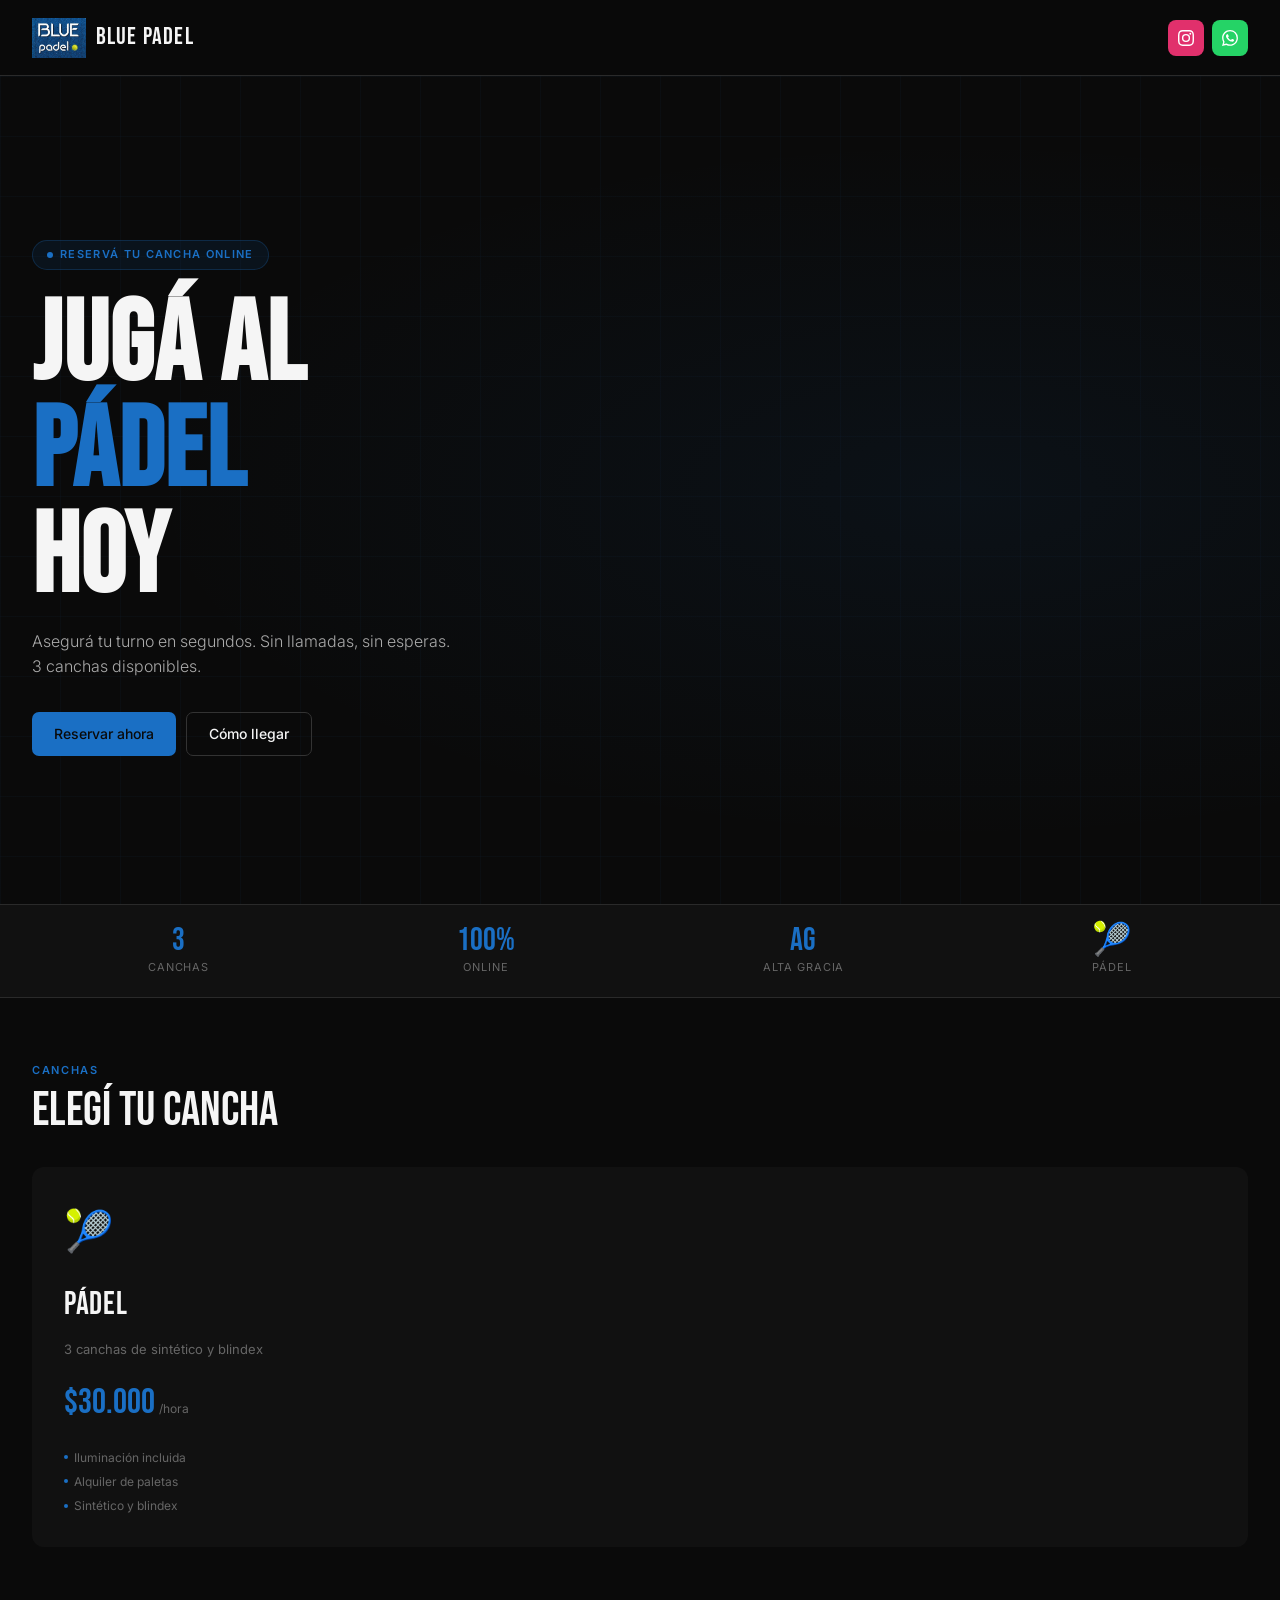
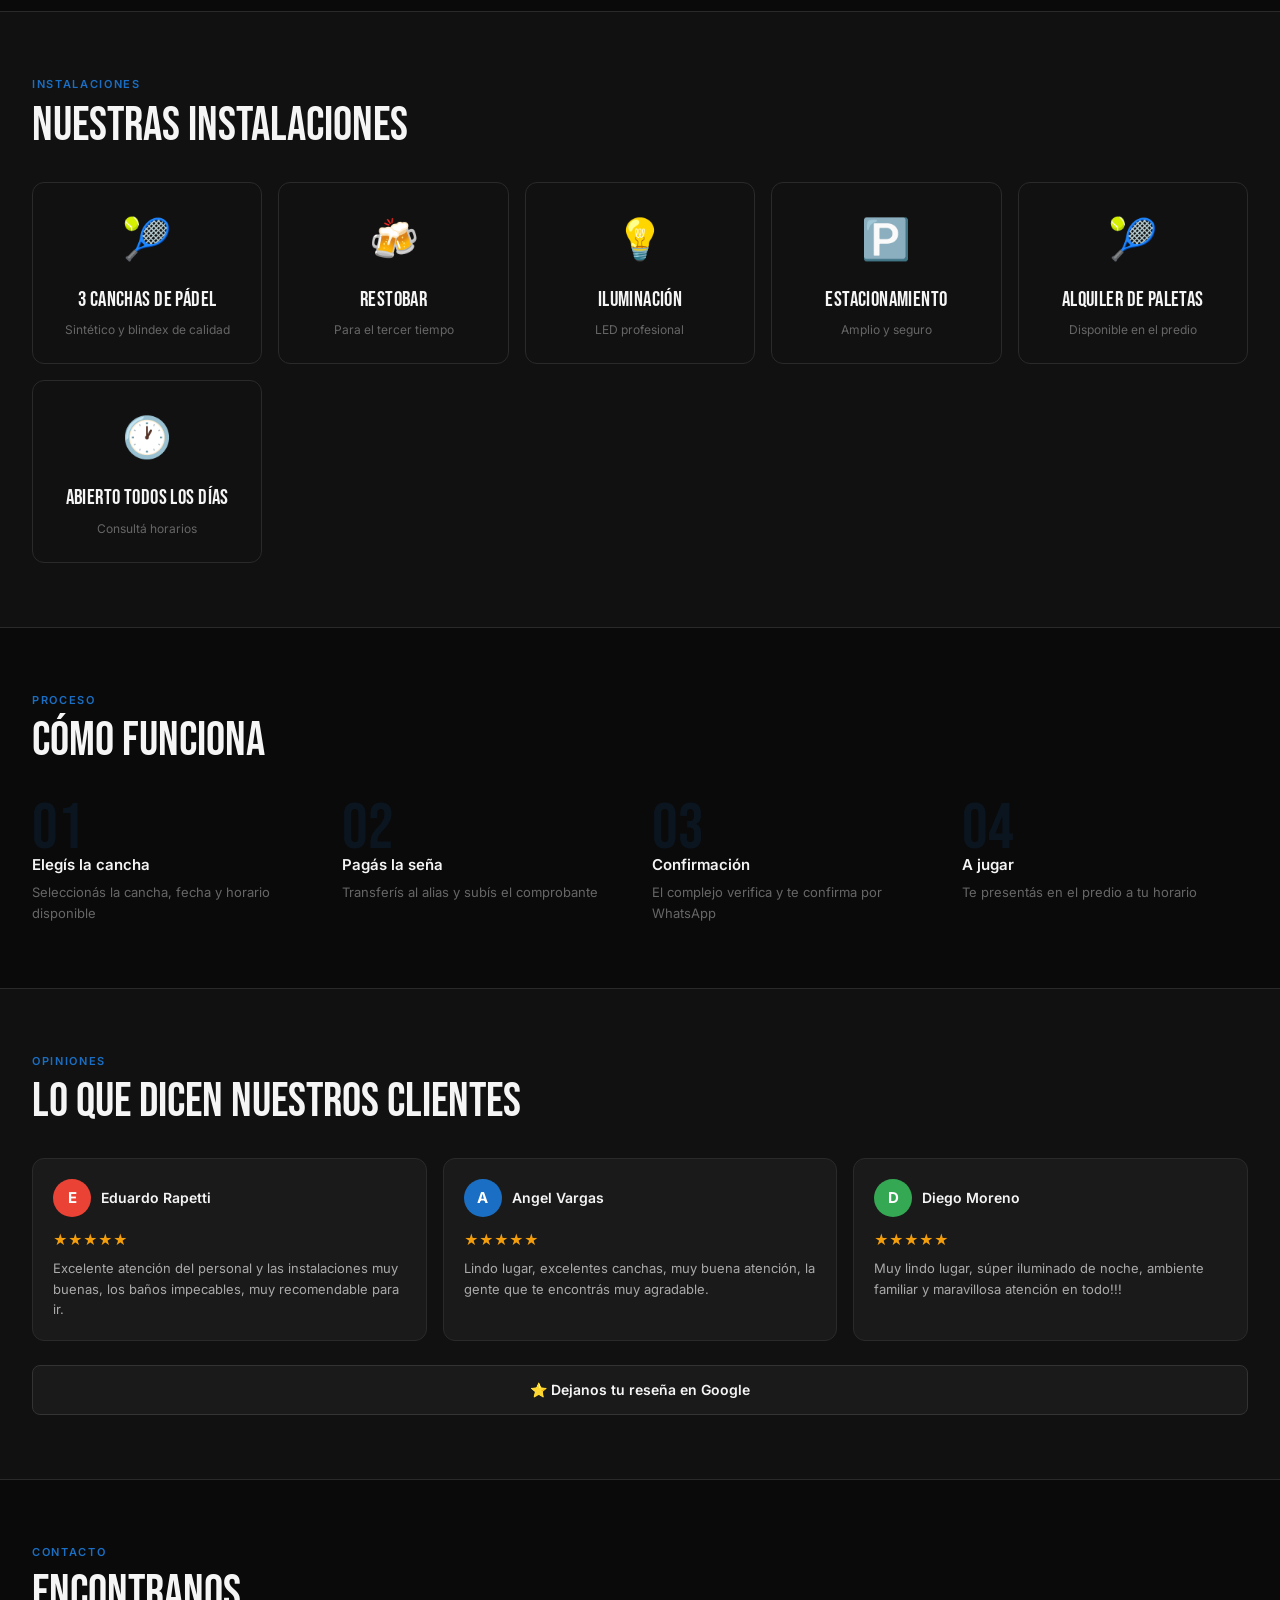
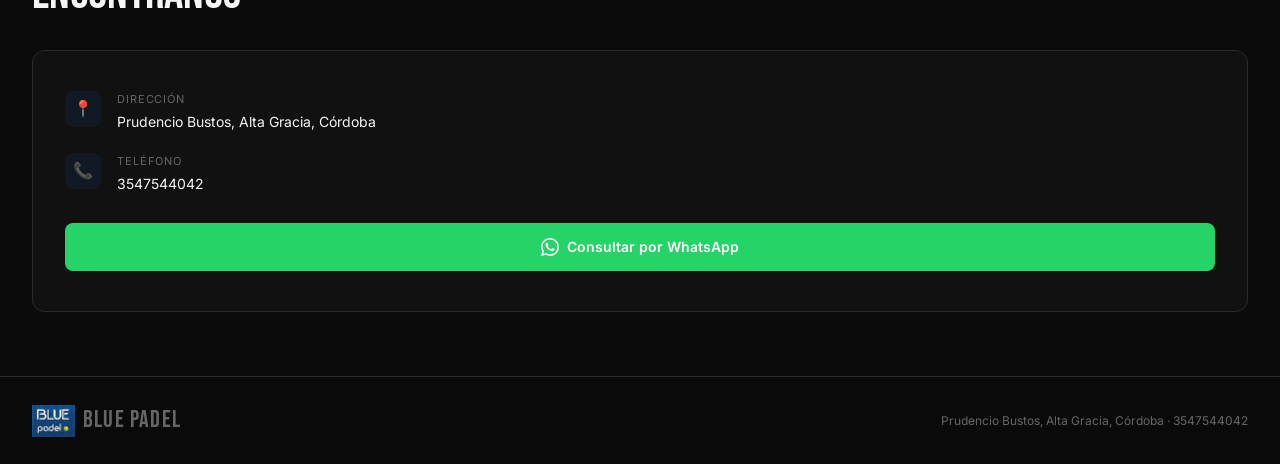
<file: index.html>
<!DOCTYPE html>
<html lang="es">
<head>
  <meta charset="UTF-8" />
  <meta name="viewport" content="width=device-width, initial-scale=1.0"/>
  <title>Blue Padel — Alta Gracia</title>
  <link rel="stylesheet" href="css/style.css"/>
  <style>
    .hero { min-height: 92vh; display: flex; flex-direction: column; justify-content: center; padding: 4rem 2rem 3rem; position: relative; overflow: hidden; }
    .hero-bg { position: absolute; inset: 0; background: radial-gradient(ellipse at 75% 50%, rgba(26,111,196,0.07) 0%, transparent 60%); pointer-events: none; }
    .hero-grid { position: absolute; inset: 0; background-image: linear-gradient(rgba(26,111,196,0.04) 1px, transparent 1px), linear-gradient(90deg, rgba(26,111,196,0.04) 1px, transparent 1px); background-size: 60px 60px; pointer-events: none; }
    .hero-badge { display: inline-flex; align-items: center; gap: 7px; background: rgba(26,111,196,0.1); border: 1px solid rgba(26,111,196,0.25); color: var(--verde); font-size: 11px; font-weight: 600; letter-spacing: 0.12em; text-transform: uppercase; padding: 5px 14px; border-radius: 100px; margin-bottom: 1.5rem; width: fit-content; }
    .pulse { width:6px; height:6px; background:var(--verde); border-radius:50%; animation: pulse 2s infinite; }
    @keyframes pulse { 0%,100%{opacity:1} 50%{opacity:.3} }
    .hero h1 { font-family: 'Bebas Neue', sans-serif; font-size: clamp(3.5rem, 10vw, 7rem); line-height: 0.95; letter-spacing: 0.01em; margin-bottom: 1rem; position: relative; z-index:1; }
    .hero h1 span { color: var(--verde); }
    .hero p { font-size: 1rem; color: var(--text2); max-width: 420px; margin-bottom: 2rem; font-weight: 300; position:relative; z-index:1; }
    .hero-btns { display:flex; gap:10px; flex-wrap:wrap; position:relative; z-index:1; }
    .stats-bar { background: var(--bg2); border-top: 1px solid var(--border); border-bottom: 1px solid var(--border); padding: 1.25rem 2rem; display: flex; gap: 1rem; flex-wrap: wrap; justify-content: space-around; }
    .stat { text-align:center; }
    .stat-num { font-family:'Bebas Neue',sans-serif; font-size:2rem; color:var(--verde); line-height:1; }
    .stat-label { font-size:11px; color:var(--muted); text-transform:uppercase; letter-spacing:0.08em; margin-top:2px; }
    .sports-grid { display:grid; grid-template-columns: repeat(auto-fit, minmax(260px,1fr)); gap:1px; background:var(--border); border-radius:12px; overflow:hidden; }
    .sport-card { background:var(--bg2); padding:2rem; transition:background 0.2s; cursor:pointer; }
    .sport-card:hover { background:var(--bg3); }
    .sport-emoji { font-size:2.5rem; margin-bottom:1rem; display:block; }
    .sport-name { font-family:'Bebas Neue',sans-serif; font-size:2rem; letter-spacing:0.02em; }
    .sport-desc { font-size:13px; color:var(--muted); margin:0.5rem 0 1rem; }
    .sport-price-val { font-family:'Bebas Neue',sans-serif; font-size:2.2rem; color:var(--verde); }
    .sport-price-unit { font-size:12px; color:var(--muted); }
    .features { margin-top:1rem; display:flex; flex-direction:column; gap:5px; }
    .feat { font-size:12px; color:var(--muted); display:flex; align-items:center; gap:6px; }
    .feat::before { content:''; width:4px; height:4px; background:var(--verde); border-radius:50%; flex-shrink:0; }
    .steps-grid { display:grid; grid-template-columns:repeat(auto-fit,minmax(180px,1fr)); gap:1.5rem; }
    .step-num { font-family:'Bebas Neue',sans-serif; font-size:4rem; color:rgba(26,111,196,0.12); line-height:1; margin-bottom:-0.5rem; }
    .step-title { font-size:15px; font-weight:600; margin-bottom:0.3rem; }
    .step-desc { font-size:13px; color:var(--muted); }
    .contact-card { background:var(--bg2); border:1px solid var(--border); border-radius:12px; padding:2.5rem 2rem; display:flex; flex-direction:column; gap:1.25rem; }
    .contact-row { display:flex; align-items:flex-start; gap:1rem; }
    .contact-icon { width:36px; height:36px; background:rgba(26,111,196,0.1); border-radius:8px; display:flex; align-items:center; justify-content:center; font-size:16px; flex-shrink:0; }
    .contact-lbl { font-size:11px; color:var(--muted); text-transform:uppercase; letter-spacing:0.08em; margin-bottom:2px; }
    .contact-val { font-size:14px; }
    .whatsapp-btn { display:flex; align-items:center; justify-content:center; gap:8px; background:#25d366; color:#fff; font-weight:600; font-size:14px; padding:13px 24px; border-radius:8px; border:none; cursor:pointer; transition:opacity 0.2s; margin-top:0.5rem; text-decoration:none; }
    .whatsapp-btn:hover { opacity:0.88; }
  </style>
</head>
<body>

<nav class="nav">
  <div style="display:flex;align-items:center;gap:10px;">
    <img id="nav-logo" src="" alt="Logo" style="height:40px;width:auto;object-fit:contain;"/>
    <div class="nav-brand" id="nav-brand">BLUE PADEL</div>
  </div>
  <div style="display:flex;align-items:center;gap:8px;">
    <a id="nav-instagram" href="#" target="_blank" style="width:36px;height:36px;border-radius:8px;background:#E1306C;display:flex;align-items:center;justify-content:center;">
      <svg width="16" height="16" viewBox="0 0 24 24" fill="white"><path d="M12 2.163c3.204 0 3.584.012 4.85.07 3.252.148 4.771 1.691 4.919 4.919.058 1.265.069 1.645.069 4.849 0 3.205-.012 3.584-.069 4.849-.149 3.225-1.664 4.771-4.919 4.919-1.266.058-1.644.07-4.85.07-3.204 0-3.584-.012-4.849-.07-3.26-.149-4.771-1.699-4.919-4.92-.058-1.265-.07-1.644-.07-4.849 0-3.204.013-3.583.07-4.849.149-3.227 1.664-4.771 4.919-4.919 1.266-.057 1.645-.069 4.849-.069zM12 0C8.741 0 8.333.014 7.053.072 2.695.272.273 2.69.073 7.052.014 8.333 0 8.741 0 12c0 3.259.014 3.668.072 4.948.2 4.358 2.618 6.78 6.98 6.98C8.333 23.986 8.741 24 12 24c3.259 0 3.668-.014 4.948-.072 4.354-.2 6.782-2.618 6.979-6.98.059-1.28.073-1.689.073-4.948 0-3.259-.014-3.667-.072-4.947-.196-4.354-2.617-6.78-6.979-6.98C15.668.014 15.259 0 12 0zm0 5.838a6.162 6.162 0 100 12.324 6.162 6.162 0 000-12.324zM12 16a4 4 0 110-8 4 4 0 010 8zm6.406-11.845a1.44 1.44 0 100 2.881 1.44 1.44 0 000-2.881z"/></svg>
    </a>
    <a id="nav-whatsapp" href="#" target="_blank" style="width:36px;height:36px;border-radius:8px;background:#25d366;display:flex;align-items:center;justify-content:center;">
      <svg width="16" height="16" viewBox="0 0 24 24" fill="white"><path d="M17.472 14.382c-.297-.149-1.758-.867-2.03-.967-.273-.099-.471-.148-.67.15-.197.297-.767.966-.94 1.164-.173.199-.347.223-.644.075-.297-.15-1.255-.463-2.39-1.475-.883-.788-1.48-1.761-1.653-2.059-.173-.297-.018-.458.13-.606.134-.133.298-.347.446-.52.149-.174.198-.298.298-.497.099-.198.05-.371-.025-.52-.075-.149-.669-1.612-.916-2.207-.242-.579-.487-.5-.669-.51-.173-.008-.371-.01-.57-.01-.198 0-.52.074-.792.372-.272.297-1.04 1.016-1.04 2.479 0 1.462 1.065 2.875 1.213 3.074.149.198 2.096 3.2 5.077 4.487.709.306 1.262.489 1.694.625.712.227 1.36.195 1.871.118.571-.085 1.758-.719 2.006-1.413.248-.694.248-1.289.173-1.413-.074-.124-.272-.198-.57-.347m-5.421 7.403h-.004a9.87 9.87 0 01-5.031-1.378l-.361-.214-3.741.982.998-3.648-.235-.374a9.86 9.86 0 01-1.51-5.26c.001-5.45 4.436-9.884 9.888-9.884 2.64 0 5.122 1.03 6.988 2.898a9.825 9.825 0 012.893 6.994c-.003 5.45-4.437 9.884-9.885 9.884m8.413-18.297A11.815 11.815 0 0012.05 0C5.495 0 .16 5.335.157 11.892c0 2.096.547 4.142 1.588 5.945L.057 24l6.305-1.654a11.882 11.882 0 005.683 1.448h.005c6.554 0 11.89-5.335 11.893-11.893a11.821 11.821 0 00-3.48-8.413z"/></svg>
    </a>
  </div>
</nav>

<section class="hero">
  <div class="hero-bg"></div>
  <div class="hero-grid"></div>
  <div class="hero-badge"><span class="pulse"></span>Reservá tu cancha online</div>
  <h1>JUGÁ AL<br><span>PÁDEL</span><br>HOY</h1>
  <p>Asegurá tu turno en segundos. Sin llamadas, sin esperas. 3 canchas disponibles.</p>
  <div class="hero-btns">
    <a href="reservar.html" class="btn btn-primary">Reservar ahora</a>
    <a id="btn-mapa" href="#" class="btn btn-ghost" target="_blank">Cómo llegar</a>
  </div>
</section>

<div class="stats-bar">
  <div class="stat"><div class="stat-num">3</div><div class="stat-label">Canchas</div></div>
  <div class="stat"><div class="stat-num">100%</div><div class="stat-label">Online</div></div>
  <div class="stat"><div class="stat-num">AG</div><div class="stat-label">Alta Gracia</div></div>
  <div class="stat"><div class="stat-num">🎾</div><div class="stat-label">Pádel</div></div>
</div>

<section class="section">
  <div class="section-label">Canchas</div>
  <div class="section-title">Elegí tu <span>cancha</span></div>
  <div class="sports-grid" id="sports-grid"></div>
</section>

<section class="section" style="background:var(--bg2); border-top:1px solid var(--border); border-bottom:1px solid var(--border);">
  <div class="section-label">Instalaciones</div>
  <div class="section-title">Nuestras <span>instalaciones</span></div>
  <div style="display:grid;grid-template-columns:repeat(auto-fit,minmax(200px,1fr));gap:1rem;" id="amenities-grid"></div>
</section>

<section class="section">
  <div class="section-label">Proceso</div>
  <div class="section-title">Cómo <span>funciona</span></div>
  <div class="steps-grid">
    <div><div class="step-num">01</div><div class="step-title">Elegís la cancha</div><div class="step-desc">Seleccionás la cancha, fecha y horario disponible</div></div>
    <div><div class="step-num">02</div><div class="step-title">Pagás la seña</div><div class="step-desc">Transferís al alias y subís el comprobante</div></div>
    <div><div class="step-num">03</div><div class="step-title">Confirmación</div><div class="step-desc">El complejo verifica y te confirma por WhatsApp</div></div>
    <div><div class="step-num">04</div><div class="step-title">A jugar</div><div class="step-desc">Te presentás en el predio a tu horario</div></div>
  </div>
</section>

<section class="section" style="background:var(--bg2); border-top:1px solid var(--border); border-bottom:1px solid var(--border);">
  <div class="section-label">Opiniones</div>
  <div class="section-title">Lo que dicen <span>nuestros clientes</span></div>
  <div style="display:grid;grid-template-columns:repeat(auto-fit,minmax(260px,1fr));gap:1rem;margin-bottom:1.5rem;">
    <div style="background:var(--bg3);border:1px solid var(--border);border-radius:12px;padding:1.25rem;">
      <div style="display:flex;align-items:center;gap:10px;margin-bottom:0.75rem;">
        <div style="width:38px;height:38px;border-radius:50%;background:#ea4335;display:flex;align-items:center;justify-content:center;font-weight:700;color:#fff;font-size:15px;">E</div>
        <div style="font-size:14px;font-weight:600;">Eduardo Rapetti</div>
      </div>
      <div style="color:#f59e0b;font-size:14px;margin-bottom:6px;">★★★★★</div>
      <p style="font-size:13px;color:var(--text2);line-height:1.6;">Excelente atención del personal y las instalaciones muy buenas, los baños impecables, muy recomendable para ir.</p>
    </div>
    <div style="background:var(--bg3);border:1px solid var(--border);border-radius:12px;padding:1.25rem;">
      <div style="display:flex;align-items:center;gap:10px;margin-bottom:0.75rem;">
        <div style="width:38px;height:38px;border-radius:50%;background:#1a6fc4;display:flex;align-items:center;justify-content:center;font-weight:700;color:#fff;font-size:15px;">A</div>
        <div style="font-size:14px;font-weight:600;">Angel Vargas</div>
      </div>
      <div style="color:#f59e0b;font-size:14px;margin-bottom:6px;">★★★★★</div>
      <p style="font-size:13px;color:var(--text2);line-height:1.6;">Lindo lugar, excelentes canchas, muy buena atención, la gente que te encontrás muy agradable.</p>
    </div>
    <div style="background:var(--bg3);border:1px solid var(--border);border-radius:12px;padding:1.25rem;">
      <div style="display:flex;align-items:center;gap:10px;margin-bottom:0.75rem;">
        <div style="width:38px;height:38px;border-radius:50%;background:#34a853;display:flex;align-items:center;justify-content:center;font-weight:700;color:#fff;font-size:15px;">D</div>
        <div style="font-size:14px;font-weight:600;">Diego Moreno</div>
      </div>
      <div style="color:#f59e0b;font-size:14px;margin-bottom:6px;">★★★★★</div>
      <p style="font-size:13px;color:var(--text2);line-height:1.6;">Muy lindo lugar, súper iluminado de noche, ambiente familiar y maravillosa atención en todo!!!</p>
    </div>
  </div>
  <a href="https://maps.app.goo.gl/AZxGtHuBUDdSgRan9" target="_blank" style="display:flex;align-items:center;justify-content:center;gap:8px;background:var(--bg3);border:1px solid var(--border2);border-radius:8px;padding:13px 24px;color:var(--text);font-size:14px;font-weight:600;text-decoration:none;transition:background 0.2s;">
    ⭐ Dejanos tu reseña en Google
  </a>
</section>

<section class="section">
  <div class="section-label">Contacto</div>
  <div class="section-title">Encontranos</div>
  <div class="contact-card">
    <div class="contact-row">
      <div class="contact-icon">📍</div>
      <div><div class="contact-lbl">Dirección</div><div class="contact-val" id="dir">—</div></div>
    </div>
    <div class="contact-row">
      <div class="contact-icon">📞</div>
      <div><div class="contact-lbl">Teléfono</div><div class="contact-val" id="tel">—</div></div>
    </div>
    <a id="btn-whatsapp" href="#" class="whatsapp-btn" target="_blank">
      <svg width="18" height="18" viewBox="0 0 24 24" fill="white"><path d="M17.472 14.382c-.297-.149-1.758-.867-2.03-.967-.273-.099-.471-.148-.67.15-.197.297-.767.966-.94 1.164-.173.199-.347.223-.644.075-.297-.15-1.255-.463-2.39-1.475-.883-.788-1.48-1.761-1.653-2.059-.173-.297-.018-.458.13-.606.134-.133.298-.347.446-.52.149-.174.198-.298.298-.497.099-.198.05-.371-.025-.52-.075-.149-.669-1.612-.916-2.207-.242-.579-.487-.5-.669-.51-.173-.008-.371-.01-.57-.01-.198 0-.52.074-.792.372-.272.297-1.04 1.016-1.04 2.479 0 1.462 1.065 2.875 1.213 3.074.149.198 2.096 3.2 5.077 4.487.709.306 1.262.489 1.694.625.712.227 1.36.195 1.871.118.571-.085 1.758-.719 2.006-1.413.248-.694.248-1.289.173-1.413-.074-.124-.272-.198-.57-.347m-5.421 7.403h-.004a9.87 9.87 0 01-5.031-1.378l-.361-.214-3.741.982.998-3.648-.235-.374a9.86 9.86 0 01-1.51-5.26c.001-5.45 4.436-9.884 9.888-9.884 2.64 0 5.122 1.03 6.988 2.898a9.825 9.825 0 012.893 6.994c-.003 5.45-4.437 9.884-9.885 9.884m8.413-18.297A11.815 11.815 0 0012.05 0C5.495 0 .16 5.335.157 11.892c0 2.096.547 4.142 1.588 5.945L.057 24l6.305-1.654a11.882 11.882 0 005.683 1.448h.005c6.554 0 11.89-5.335 11.893-11.893a11.821 11.821 0 00-3.48-8.413z"/></svg>
      Consultar por WhatsApp
    </a>
  </div>
</section>

<footer>
  <div style="display:flex;align-items:center;gap:8px;">
    <img id="footer-logo" src="" alt="Logo" style="height:32px;width:auto;object-fit:contain;"/>
    <div class="nav-brand" id="footer-brand">BLUE PADEL</div>
  </div>
  <div id="footer-dir">—</div>
</footer>

<script src="js/logo-b64.js"></script>
<script src="js/config.js"></script>
<script>
  document.getElementById('nav-logo').src = LOGO_B64;
  document.getElementById('footer-logo').src = LOGO_B64;
  document.getElementById('nav-brand').textContent = CONFIG.nombre.toUpperCase();
  document.getElementById('footer-brand').textContent = CONFIG.nombre.toUpperCase();
  document.getElementById('footer-dir').textContent = CONFIG.direccion + ' · ' + CONFIG.telefono;
  document.getElementById('dir').textContent = CONFIG.direccion;
  document.getElementById('tel').textContent = CONFIG.telefono;
  document.getElementById('btn-mapa').href = CONFIG.mapsUrl;
  document.getElementById('btn-whatsapp').href = `https://wa.me/${CONFIG.whatsapp}`;
  document.getElementById('nav-instagram').href = CONFIG.instagram;
  document.getElementById('nav-whatsapp').href = `https://wa.me/${CONFIG.whatsapp}`;

  const amenGrid = document.getElementById('amenities-grid');
  CONFIG.amenities.forEach(a => {
    amenGrid.innerHTML += `
      <div style="background:var(--bg2);border:1px solid var(--border);border-radius:12px;padding:1.5rem;text-align:center;">
        <div style="font-size:2.5rem;margin-bottom:0.75rem;">${a.emoji}</div>
        <div style="font-family:'Bebas Neue',sans-serif;font-size:1.3rem;letter-spacing:0.02em;margin-bottom:0.25rem;">${a.titulo}</div>
        <div style="font-size:12px;color:var(--muted);">${a.descripcion}</div>
      </div>`;
  });

  const grid = document.getElementById('sports-grid');
  CONFIG.deportes.forEach(d => {
    grid.innerHTML += `
      <div class="sport-card" onclick="location.href='reservar.html?deporte=${d.id}'">
        <span class="sport-emoji">${d.emoji}</span>
        <div class="sport-name">${d.nombre}</div>
        <div class="sport-desc">${d.descripcion}</div>
        <div style="display:flex;align-items:baseline;gap:4px;margin-top:.5rem">
          <span class="sport-price-val">$${d.precio.toLocaleString('es-AR')}</span>
          <span class="sport-price-unit">/hora</span>
        </div>
        <div class="features">${d.caracteristicas.map(c=>`<div class="feat">${c}</div>`).join('')}</div>
      </div>`;
  });
</script>
</body>
</html>
</file>
<file: css/style.css>
@import url('https://fonts.googleapis.com/css2?family=Bebas+Neue&family=Inter:wght@300;400;500;600&display=swap');

*, *::before, *::after { box-sizing: border-box; margin: 0; padding: 0; }

:root {
 --verde: #1a6fc4;
--verde-dark: #155aa0;
  --bg: #0a0a0a;
  --bg2: #111111;
  --bg3: #1a1a1a;
  --bg4: #222222;
  --text: #f5f5f5;
  --text2: #aaaaaa;
  --muted: #666;
  --border: #2a2a2a;
  --border2: #333;
  --danger: #ef4444;
  --warning: #f59e0b;
  --success: #22c55e;
}

body {
  background: var(--bg);
  color: var(--text);
  font-family: 'Inter', sans-serif;
  font-size: 15px;
  line-height: 1.6;
}

a { color: inherit; text-decoration: none; }

/* NAV */
.nav {
  display: flex;
  align-items: center;
  justify-content: space-between;
  padding: 1.1rem 2rem;
  border-bottom: 1px solid var(--border);
  position: sticky;
  top: 0;
  background: rgba(10,10,10,0.93);
  backdrop-filter: blur(10px);
  z-index: 100;
}
.nav-brand {
  font-family: 'Bebas Neue', sans-serif;
  font-size: 1.5rem;
  letter-spacing: 0.05em;
}
.nav-brand span { color: var(--verde); }

/* BOTONES */
.btn {
  display: inline-flex;
  align-items: center;
  gap: 7px;
  padding: 10px 22px;
  border-radius: 7px;
  font-size: 14px;
  font-weight: 500;
  cursor: pointer;
  border: none;
  transition: all 0.18s;
}
.btn-primary { background: var(--verde); color: #0a0a0a; }
.btn-primary:hover { background: var(--verde-dark); transform: translateY(-1px); }
.btn-ghost { background: transparent; color: var(--text); border: 1px solid var(--border2); }
.btn-ghost:hover { border-color: #555; background: var(--bg3); }
.btn-danger { background: var(--danger); color: #fff; }
.btn-danger:hover { opacity: 0.85; }
.btn-success { background: var(--success); color: #0a0a0a; }
.btn-success:hover { opacity: 0.85; }
.btn:disabled { opacity: 0.45; cursor: not-allowed; transform: none; }

/* INPUTS */
input, select, textarea {
  background: var(--bg3);
  border: 1px solid var(--border2);
  color: var(--text);
  border-radius: 7px;
  padding: 10px 14px;
  font-size: 14px;
  font-family: 'Inter', sans-serif;
  width: 100%;
  transition: border-color 0.15s;
}
input:focus, select:focus, textarea:focus {
  outline: none;
  border-color: var(--verde);
}
label {
  font-size: 12px;
  font-weight: 500;
  color: var(--text2);
  text-transform: uppercase;
  letter-spacing: 0.08em;
  display: block;
  margin-bottom: 6px;
}
.field { margin-bottom: 1.1rem; }

/* CARDS */
.card {
  background: var(--bg2);
  border: 1px solid var(--border);
  border-radius: 12px;
  padding: 1.5rem;
}

/* BADGE */
.badge {
  display: inline-flex;
  align-items: center;
  gap: 5px;
  padding: 3px 10px;
  border-radius: 100px;
  font-size: 11px;
  font-weight: 600;
  text-transform: uppercase;
  letter-spacing: 0.07em;
}
.badge-pendiente { background: rgba(245,158,11,0.15); color: var(--warning); }
.badge-confirmada { background: rgba(34,197,94,0.15); color: var(--success); }
.badge-cancelada { background: rgba(239,68,68,0.15); color: var(--danger); }

/* SECCIÓN */
.section { padding: 4rem 2rem; }
.section-label {
  font-size: 11px;
  text-transform: uppercase;
  letter-spacing: 0.15em;
  color: var(--verde);
  font-weight: 600;
  margin-bottom: 0.5rem;
}
.section-title {
  font-family: 'Bebas Neue', sans-serif;
  font-size: clamp(2rem, 5vw, 3rem);
  line-height: 1;
  margin-bottom: 2rem;
}

/* TOAST */
#toast {
  position: fixed;
  bottom: 1.5rem;
  left: 50%;
  transform: translateX(-50%) translateY(80px);
  background: var(--bg3);
  border: 1px solid var(--border2);
  color: var(--text);
  padding: 12px 22px;
  border-radius: 8px;
  font-size: 14px;
  z-index: 999;
  transition: transform 0.3s ease;
  white-space: nowrap;
}
#toast.show { transform: translateX(-50%) translateY(0); }
#toast.ok { border-color: var(--success); color: var(--success); }
#toast.error { border-color: var(--danger); color: var(--danger); }

/* FOOTER */
footer {
  border-top: 1px solid var(--border);
  padding: 1.5rem 2rem;
  display: flex;
  justify-content: space-between;
  align-items: center;
  flex-wrap: wrap;
  gap: 0.5rem;
  font-size: 12px;
  color: var(--muted);
}

/* RESPONSIVE */
@media (max-width: 600px) {
  .nav { padding: 1rem; }
  .section { padding: 2.5rem 1rem; }
}
</file>
